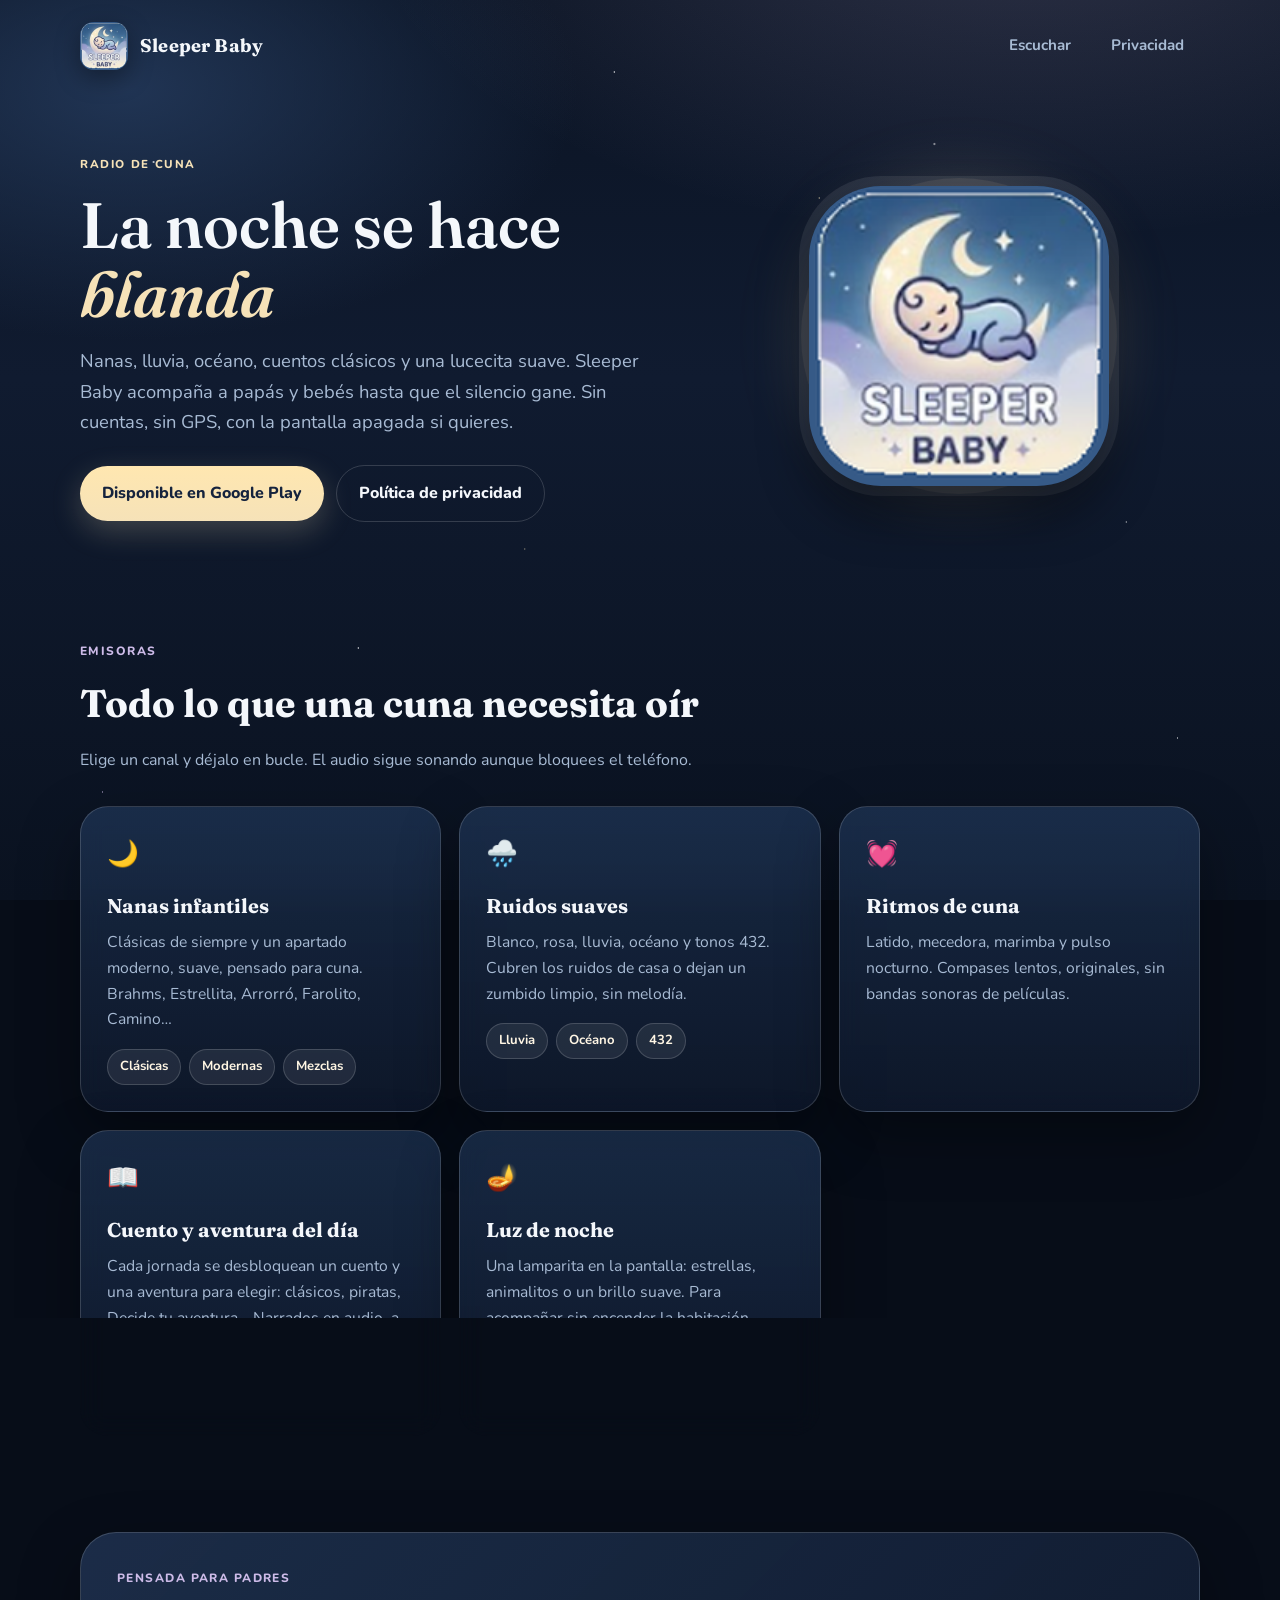
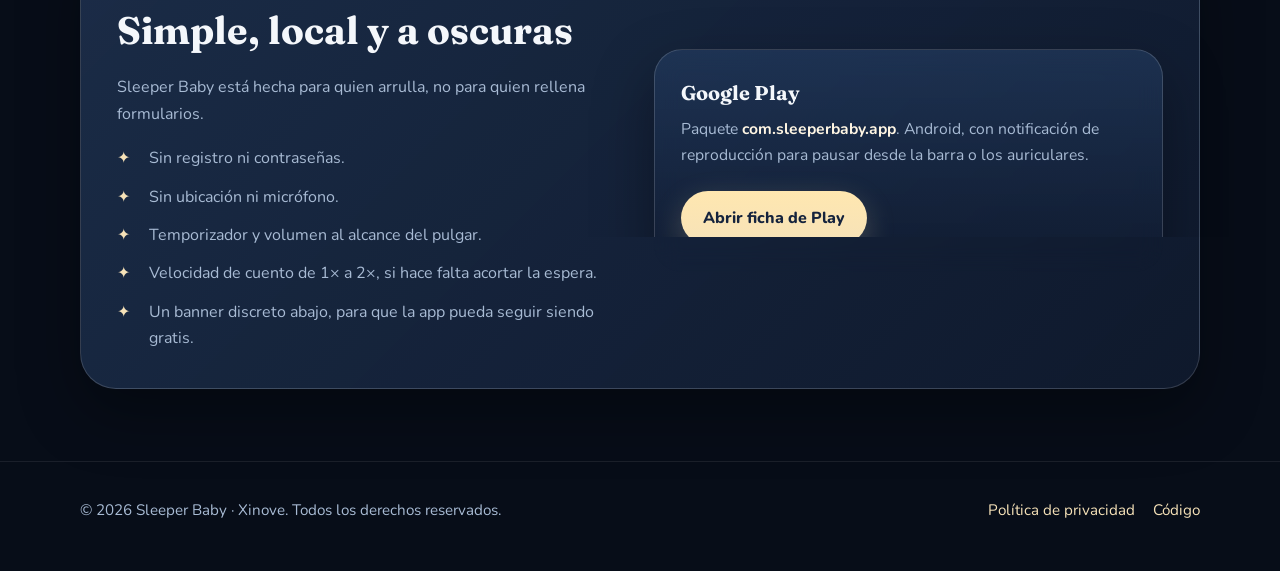
<file: index.html>
<!DOCTYPE html>
<html lang="es">
<head>
    <meta charset="UTF-8">
    <meta name="viewport" content="width=device-width, initial-scale=1.0">
    <title>Sleeper Baby — Nanas, ruidos suaves y cuentos para dormir</title>
    <meta name="description" content="Sleeper Baby ayuda a tu bebé a conciliar el sueño con nanas, ruidos suaves, cuentos de cuna y una lucecita de noche. Sin cuentas ni GPS.">
    <meta property="og:title" content="Sleeper Baby">
    <meta property="og:description" content="La radio de cuna para que la noche se haga blanda: nanas, lluvia, cuentos y luz suave.">
    <meta property="og:url" content="https://xinove.github.io/sleeper-baby/">
    <meta property="og:image" content="https://xinove.github.io/sleeper-baby/icon.png">
    <meta property="og:image:secure_url" content="https://xinove.github.io/sleeper-baby/icon.png">
    <meta property="og:type" content="website">
    <link rel="icon" href="icon.png" type="image/png">
    <link rel="preconnect" href="https://fonts.googleapis.com">
    <link rel="preconnect" href="https://fonts.gstatic.com" crossorigin>
    <link href="https://fonts.googleapis.com/css2?family=Fraunces:ital,opsz,wght@0,9..144,500;0,9..144,600;1,9..144,500&family=Nunito:wght@500;700;800&display=swap" rel="stylesheet">
    <link rel="stylesheet" href="styles.css">
</head>
<body>
    <div class="sky" aria-hidden="true"></div>
    <div class="stars" aria-hidden="true"></div>
    <div class="stars-2" aria-hidden="true"></div>

    <header class="wrap">
        <nav>
            <a class="brand" href="index.html">
                <img src="icon.png" alt="Icono de Sleeper Baby">
                <strong>Sleeper Baby</strong>
            </a>
            <div class="nav-links">
                <a href="#escuchar">Escuchar</a>
                <a href="privacy.html">Privacidad</a>
            </div>
        </nav>

        <div class="hero">
            <div>
                <p class="eyebrow">Radio de cuna</p>
                <h1>La noche se hace <em>blanda</em></h1>
                <p class="lead">
                    Nanas, lluvia, océano, cuentos clásicos y una lucecita suave.
                    Sleeper Baby acompaña a papás y bebés hasta que el silencio gane.
                    Sin cuentas, sin GPS, con la pantalla apagada si quieres.
                </p>
                <div class="cta-row">
                    <a class="btn" href="https://play.google.com/store/apps/details?id=com.sleeperbaby.app" target="_blank" rel="noopener noreferrer">
                        Disponible en Google Play
                    </a>
                    <a class="btn btn-ghost" href="privacy.html">Política de privacidad</a>
                </div>
            </div>
            <div class="hero-art">
                <div class="moon" aria-hidden="true"></div>
                <img class="hero-icon" src="icon.png" alt="Sleeper Baby: un bebé dormido sobre la luna">
            </div>
        </div>
    </header>

    <main>
        <section class="wrap" id="escuchar">
            <p class="section-kicker">Emisoras</p>
            <h2>Todo lo que una cuna necesita oír</h2>
            <p class="section-desc">Elige un canal y déjalo en bucle. El audio sigue sonando aunque bloquees el teléfono.</p>
            <div class="grid">
                <article class="card">
                    <div class="emoji" aria-hidden="true">🌙</div>
                    <h3>Nanas infantiles</h3>
                    <p>Clásicas de siempre y un apartado moderno, suave, pensado para cuna. Brahms, Estrellita, Arrorró, Farolito, Camino…</p>
                    <div class="pill-row">
                        <span class="pill">Clásicas</span>
                        <span class="pill">Modernas</span>
                        <span class="pill">Mezclas</span>
                    </div>
                </article>
                <article class="card">
                    <div class="emoji" aria-hidden="true">🌧️</div>
                    <h3>Ruidos suaves</h3>
                    <p>Blanco, rosa, lluvia, océano y tonos 432. Cubren los ruidos de casa o dejan un zumbido limpio, sin melodía.</p>
                    <div class="pill-row">
                        <span class="pill">Lluvia</span>
                        <span class="pill">Océano</span>
                        <span class="pill">432</span>
                    </div>
                </article>
                <article class="card">
                    <div class="emoji" aria-hidden="true">💓</div>
                    <h3>Ritmos de cuna</h3>
                    <p>Latido, mecedora, marimba y pulso nocturno. Compases lentos, originales, sin bandas sonoras de películas.</p>
                </article>
                <article class="card">
                    <div class="emoji" aria-hidden="true">📖</div>
                    <h3>Cuento y aventura del día</h3>
                    <p>Cada jornada se desbloquean un cuento y una aventura para elegir: clásicos, piratas, Decide tu aventura… Narrados en audio, a tu ritmo.</p>
                    <div class="pill-row">
                        <span class="pill">1 cuento y 1 aventura al día</span>
                    </div>
                </article>
                <article class="card">
                    <div class="emoji" aria-hidden="true">🪔</div>
                    <h3>Luz de noche</h3>
                    <p>Una lamparita en la pantalla: estrellas, animalitos o un brillo suave. Para acompañar sin encender la habitación.</p>
                </article>
            </div>
        </section>

        <section class="wrap">
            <div class="night-panel">
                <div>
                    <p class="section-kicker">Pensada para padres</p>
                    <h2>Simple, local y a oscuras</h2>
                    <p class="section-desc" style="margin-bottom: 18px;">
                        Sleeper Baby está hecha para quien arrulla, no para quien rellena formularios.
                    </p>
                    <ul class="checklist">
                        <li>Sin registro ni contraseñas.</li>
                        <li>Sin ubicación ni micrófono.</li>
                        <li>Temporizador y volumen al alcance del pulgar.</li>
                        <li>Velocidad de cuento de 1× a 2×, si hace falta acortar la espera.</li>
                        <li>Un banner discreto abajo, para que la app pueda seguir siendo gratis.</li>
                    </ul>
                </div>
                <div class="card" style="min-height: auto;">
                    <h3>Google Play</h3>
                    <p>Paquete <strong style="color: var(--peach);">com.sleeperbaby.app</strong>. Android, con notificación de reproducción para pausar desde la barra o los auriculares.</p>
                    <div class="cta-row" style="margin-top: 22px;">
                        <a class="btn" href="https://play.google.com/store/apps/details?id=com.sleeperbaby.app" target="_blank" rel="noopener noreferrer">Abrir ficha de Play</a>
                    </div>
                </div>
            </div>
        </section>
    </main>

    <footer>
        <div class="wrap footer-row">
            <p>&copy; 2026 Sleeper Baby · Xinove. Todos los derechos reservados.</p>
            <p>
                <a href="privacy.html">Política de privacidad</a>
                <a href="https://github.com/xinove/sleeper-baby" target="_blank" rel="noopener noreferrer">Código</a>
            </p>
        </div>
    </footer>
</body>
</html>
</file>
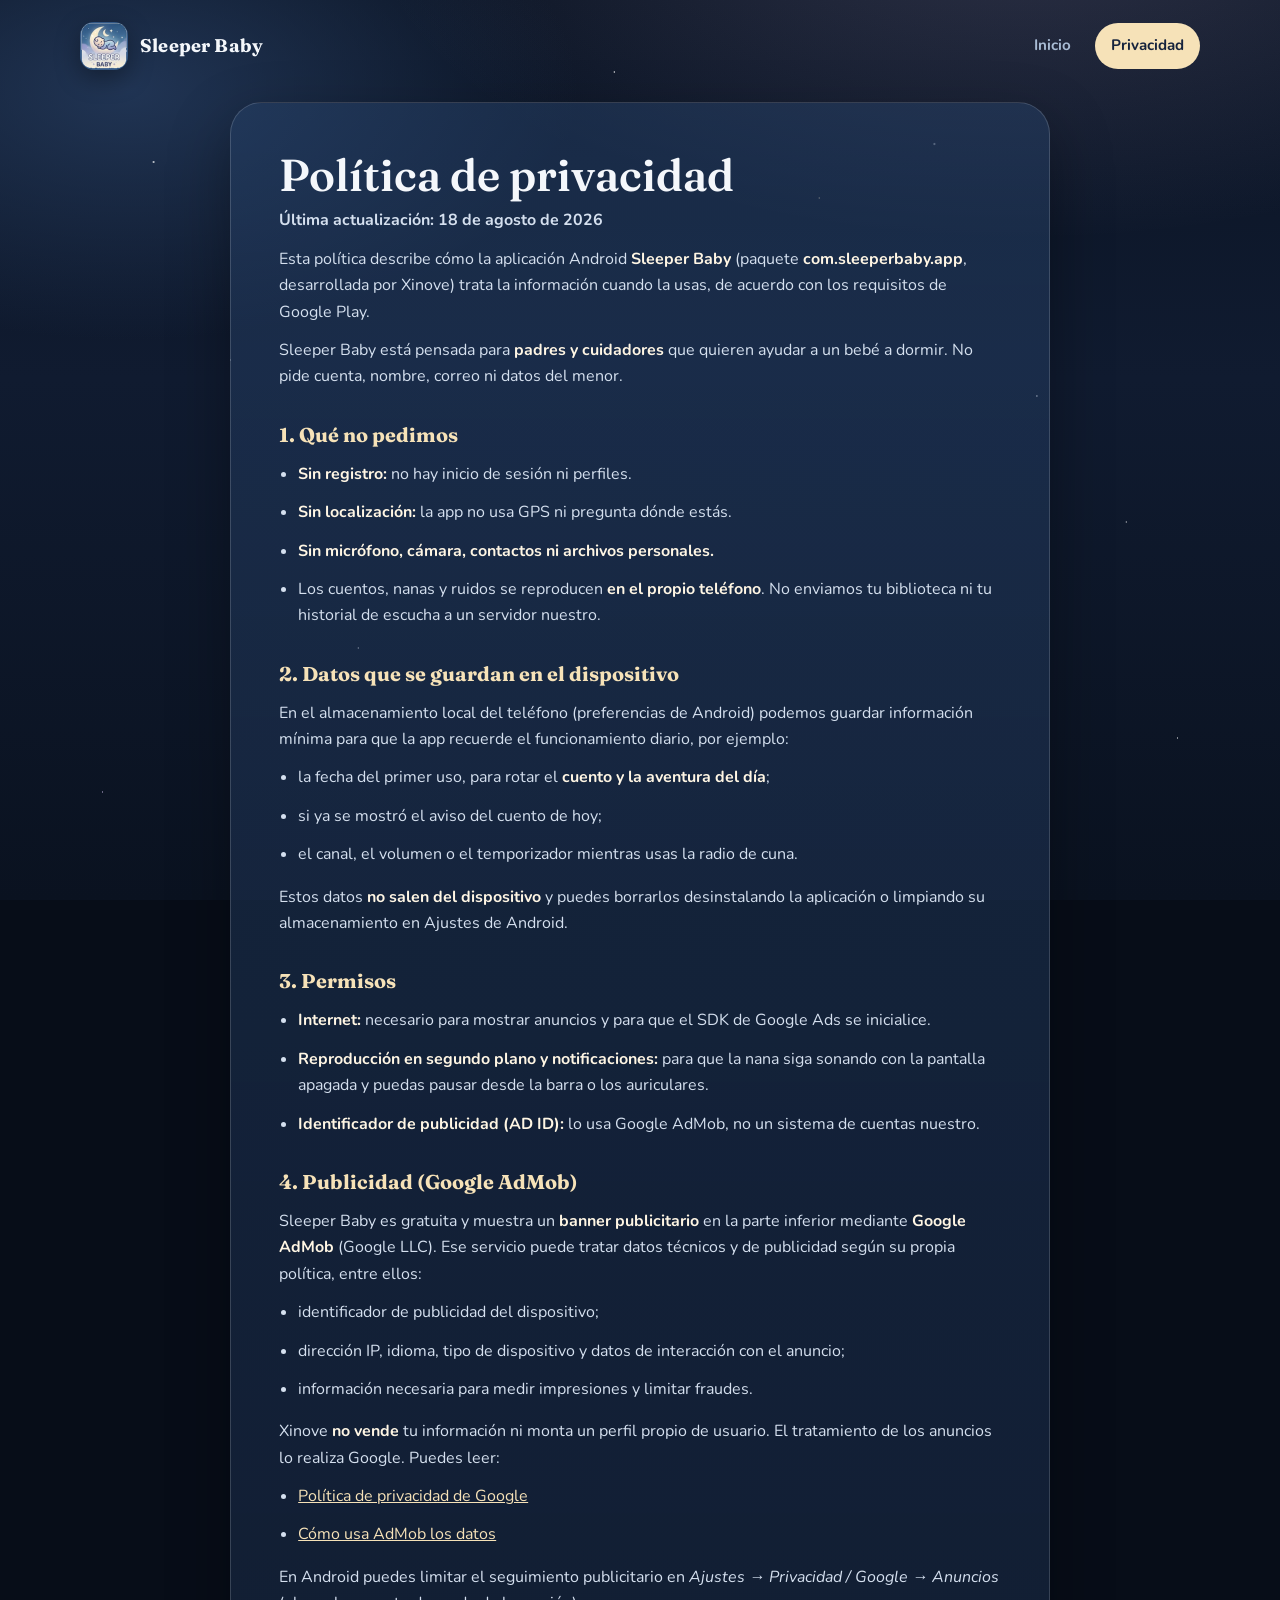
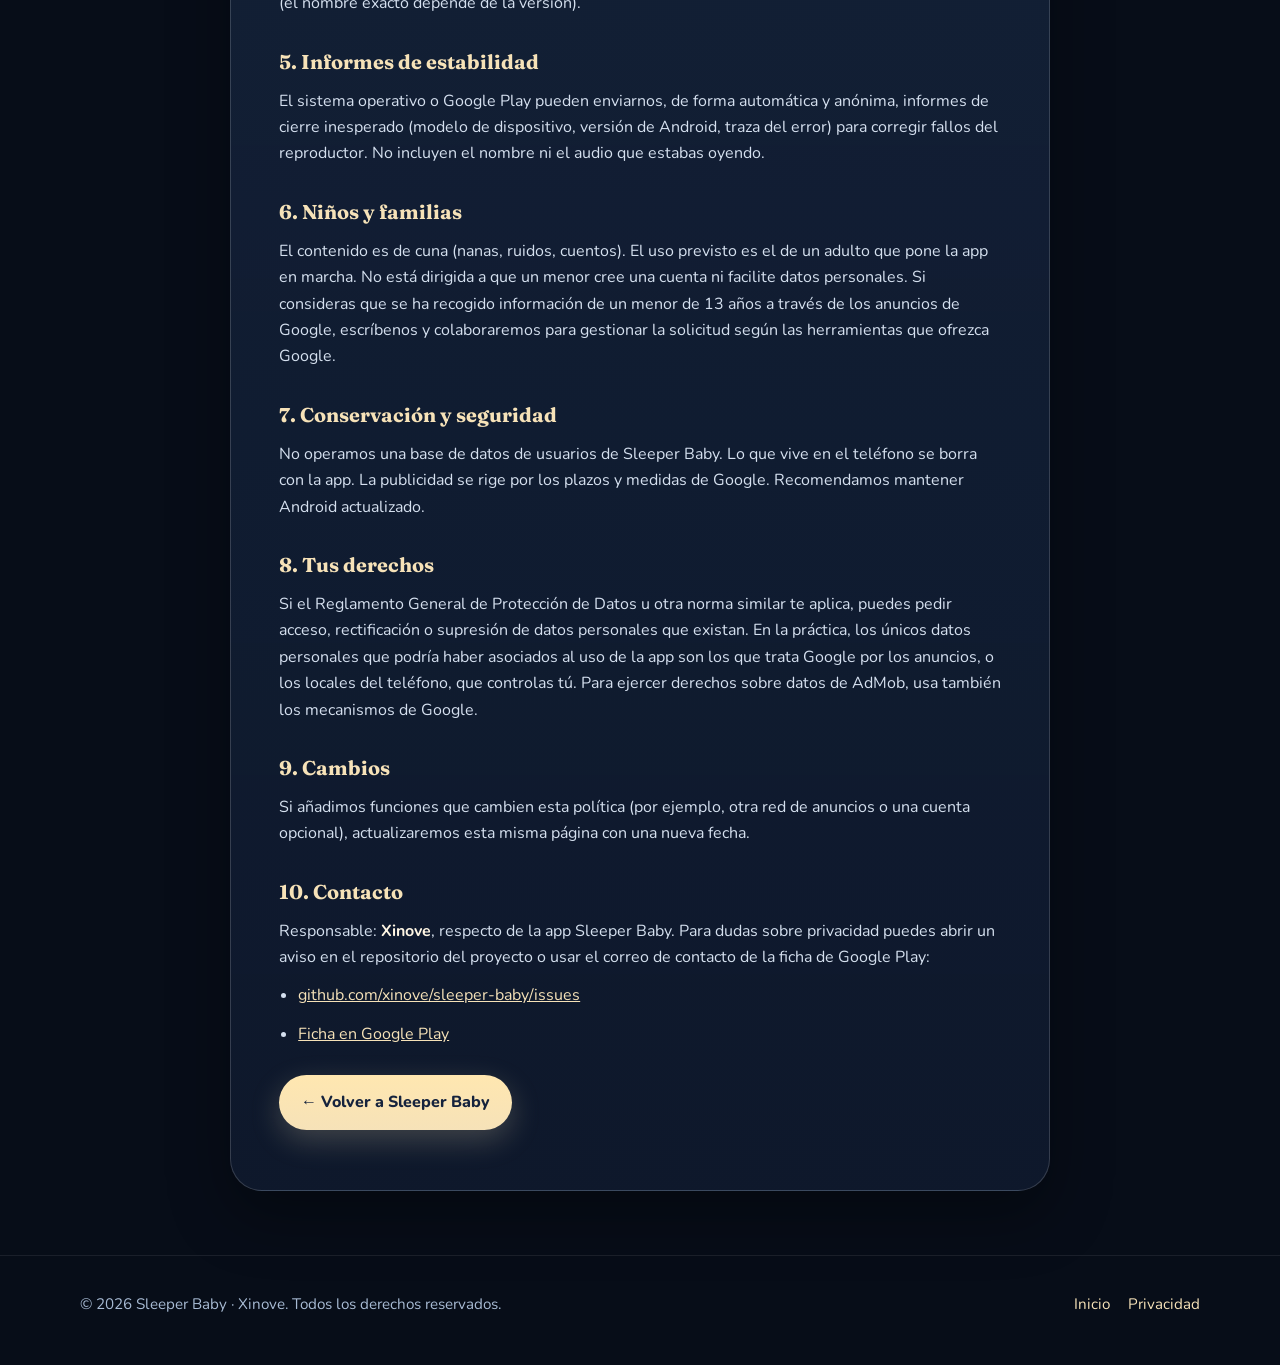
<file: privacy.html>
<!DOCTYPE html>
<html lang="es">
<head>
    <meta charset="UTF-8">
    <meta name="viewport" content="width=device-width, initial-scale=1.0">
    <title>Política de privacidad — Sleeper Baby</title>
    <meta name="description" content="Política de privacidad de la aplicación Android Sleeper Baby, de conformidad con Google Play.">
    <link rel="icon" href="icon.png" type="image/png">
    <link rel="preconnect" href="https://fonts.googleapis.com">
    <link rel="preconnect" href="https://fonts.gstatic.com" crossorigin>
    <link href="https://fonts.googleapis.com/css2?family=Fraunces:ital,opsz,wght@0,9..144,500;0,9..144,600;1,9..144,500&family=Nunito:wght@500;700;800&display=swap" rel="stylesheet">
    <link rel="stylesheet" href="styles.css">
</head>
<body>
    <div class="sky" aria-hidden="true"></div>
    <div class="stars" aria-hidden="true"></div>
    <div class="stars-2" aria-hidden="true"></div>

    <header class="wrap">
        <nav>
            <a class="brand" href="index.html">
                <img src="icon.png" alt="Icono de Sleeper Baby">
                <strong>Sleeper Baby</strong>
            </a>
            <div class="nav-links">
                <a href="index.html">Inicio</a>
                <a class="is-active" href="privacy.html">Privacidad</a>
            </div>
        </nav>
    </header>

    <article class="legal">
        <h1>Política de privacidad</h1>
        <p class="meta">Última actualización: 18 de agosto de 2026</p>

        <p>
            Esta política describe cómo la aplicación Android <strong>Sleeper Baby</strong>
            (paquete <strong>com.sleeperbaby.app</strong>, desarrollada por Xinove)
            trata la información cuando la usas, de acuerdo con los requisitos de Google Play.
        </p>
        <p>
            Sleeper Baby está pensada para <strong>padres y cuidadores</strong> que quieren
            ayudar a un bebé a dormir. No pide cuenta, nombre, correo ni datos del menor.
        </p>

        <h2>1. Qué no pedimos</h2>
        <ul>
            <li><strong>Sin registro:</strong> no hay inicio de sesión ni perfiles.</li>
            <li><strong>Sin localización:</strong> la app no usa GPS ni pregunta dónde estás.</li>
            <li><strong>Sin micrófono, cámara, contactos ni archivos personales.</strong></li>
            <li>Los cuentos, nanas y ruidos se reproducen <strong>en el propio teléfono</strong>. No enviamos tu biblioteca ni tu historial de escucha a un servidor nuestro.</li>
        </ul>

        <h2>2. Datos que se guardan en el dispositivo</h2>
        <p>
            En el almacenamiento local del teléfono (preferencias de Android) podemos guardar
            información mínima para que la app recuerde el funcionamiento diario, por ejemplo:
        </p>
        <ul>
            <li>la fecha del primer uso, para rotar el <strong>cuento y la aventura del día</strong>;</li>
            <li>si ya se mostró el aviso del cuento de hoy;</li>
            <li>el canal, el volumen o el temporizador mientras usas la radio de cuna.</li>
        </ul>
        <p>
            Estos datos <strong>no salen del dispositivo</strong> y puedes borrarlos
            desinstalando la aplicación o limpiando su almacenamiento en Ajustes de Android.
        </p>

        <h2>3. Permisos</h2>
        <ul>
            <li><strong>Internet:</strong> necesario para mostrar anuncios y para que el SDK de Google Ads se inicialice.</li>
            <li><strong>Reproducción en segundo plano y notificaciones:</strong> para que la nana siga sonando con la pantalla apagada y puedas pausar desde la barra o los auriculares.</li>
            <li><strong>Identificador de publicidad (AD ID):</strong> lo usa Google AdMob, no un sistema de cuentas nuestro.</li>
        </ul>

        <h2>4. Publicidad (Google AdMob)</h2>
        <p>
            Sleeper Baby es gratuita y muestra un <strong>banner publicitario</strong> en la parte inferior
            mediante <strong>Google AdMob</strong> (Google LLC). Ese servicio puede tratar datos técnicos
            y de publicidad según su propia política, entre ellos:
        </p>
        <ul>
            <li>identificador de publicidad del dispositivo;</li>
            <li>dirección IP, idioma, tipo de dispositivo y datos de interacción con el anuncio;</li>
            <li>información necesaria para medir impresiones y limitar fraudes.</li>
        </ul>
        <p>
            Xinove <strong>no vende</strong> tu información ni monta un perfil propio de usuario.
            El tratamiento de los anuncios lo realiza Google. Puedes leer:
        </p>
        <ul>
            <li><a href="https://policies.google.com/privacy" target="_blank" rel="noopener noreferrer">Política de privacidad de Google</a></li>
            <li><a href="https://support.google.com/admob/answer/6128543" target="_blank" rel="noopener noreferrer">Cómo usa AdMob los datos</a></li>
        </ul>
        <p>
            En Android puedes limitar el seguimiento publicitario en
            <em>Ajustes → Privacidad / Google → Anuncios</em>
            (el nombre exacto depende de la versión).
        </p>

        <h2>5. Informes de estabilidad</h2>
        <p>
            El sistema operativo o Google Play pueden enviarnos, de forma automática y anónima,
            informes de cierre inesperado (modelo de dispositivo, versión de Android, traza del error)
            para corregir fallos del reproductor. No incluyen el nombre ni el audio que estabas oyendo.
        </p>

        <h2>6. Niños y familias</h2>
        <p>
            El contenido es de cuna (nanas, ruidos, cuentos). El uso previsto es el de un adulto
            que pone la app en marcha. No está dirigida a que un menor cree una cuenta ni
            facilite datos personales. Si consideras que se ha recogido información de un menor
            de 13 años a través de los anuncios de Google, escríbenos y colaboraremos para
            gestionar la solicitud según las herramientas que ofrezca Google.
        </p>

        <h2>7. Conservación y seguridad</h2>
        <p>
            No operamos una base de datos de usuarios de Sleeper Baby. Lo que vive en el teléfono
            se borra con la app. La publicidad se rige por los plazos y medidas de Google.
            Recomendamos mantener Android actualizado.
        </p>

        <h2>8. Tus derechos</h2>
        <p>
            Si el Reglamento General de Protección de Datos u otra norma similar te aplica,
            puedes pedir acceso, rectificación o supresión de datos personales que existan.
            En la práctica, los únicos datos personales que podría haber asociados al uso de
            la app son los que trata Google por los anuncios, o los locales del teléfono,
            que controlas tú. Para ejercer derechos sobre datos de AdMob, usa también los
            mecanismos de Google.
        </p>

        <h2>9. Cambios</h2>
        <p>
            Si añadimos funciones que cambien esta política (por ejemplo, otra red de anuncios
            o una cuenta opcional), actualizaremos esta misma página con una nueva fecha.
        </p>

        <h2>10. Contacto</h2>
        <p>
            Responsable: <strong>Xinove</strong>, respecto de la app Sleeper Baby.
            Para dudas sobre privacidad puedes abrir un aviso en el repositorio del proyecto
            o usar el correo de contacto de la ficha de Google Play:
        </p>
        <ul>
            <li><a href="https://github.com/xinove/sleeper-baby/issues" target="_blank" rel="noopener noreferrer">github.com/xinove/sleeper-baby/issues</a></li>
            <li><a href="https://play.google.com/store/apps/details?id=com.sleeperbaby.app" target="_blank" rel="noopener noreferrer">Ficha en Google Play</a></li>
        </ul>

        <p style="margin-top: 28px;">
            <a class="btn" href="index.html">← Volver a Sleeper Baby</a>
        </p>
    </article>

    <footer>
        <div class="wrap footer-row">
            <p>&copy; 2026 Sleeper Baby · Xinove. Todos los derechos reservados.</p>
            <p>
                <a href="index.html">Inicio</a>
                <a href="privacy.html">Privacidad</a>
            </p>
        </div>
    </footer>
</body>
</html>
</file>
<file: styles.css>
:root {
    --sky: #070d18;
    --navy: #101b30;
    --mid: #1c2f4c;
    --horizon: #243a5c;
    --gold: #f6e2b8;
    --gold-hot: #ffe7b0;
    --peach: #fff6e4;
    --lavender: #cdbbe8;
    --mist: #f4f7fb;
    --mute: #a8bbd4;
    --ink: #15233d;
    --glass: rgba(255, 255, 255, 0.07);
    --glass-border: rgba(255, 255, 255, 0.16);
    --shadow: 0 24px 60px rgba(0, 0, 0, 0.35);
    --radius: 28px;
}

* {
    margin: 0;
    padding: 0;
    box-sizing: border-box;
}

html {
    scroll-behavior: smooth;
}

body {
    font-family: "Nunito", "Segoe UI", sans-serif;
    background: var(--sky);
    color: var(--mist);
    line-height: 1.65;
    min-height: 100vh;
    overflow-x: hidden;
}

img {
    max-width: 100%;
    display: block;
}

a {
    color: var(--gold);
}

.sky {
    position: fixed;
    inset: 0;
    z-index: -2;
    background:
        radial-gradient(1200px 600px at 80% -10%, rgba(205, 187, 232, 0.18), transparent 55%),
        radial-gradient(900px 500px at 10% 10%, rgba(36, 58, 92, 0.85), transparent 50%),
        linear-gradient(180deg, #0b1424 0%, #101b30 42%, #0a1220 100%);
}

.stars,
.stars-2 {
    position: fixed;
    inset: 0;
    z-index: -1;
    pointer-events: none;
    background-repeat: repeat;
}

.stars {
    background-image:
        radial-gradient(1.5px 1.5px at 12% 18%, #fff, transparent),
        radial-gradient(1.2px 1.2px at 28% 72%, #fff, transparent),
        radial-gradient(1px 1px at 64% 22%, #f6e2b8, transparent),
        radial-gradient(1.4px 1.4px at 81% 44%, #fff, transparent),
        radial-gradient(1px 1px at 8% 88%, #cdbbe8, transparent),
        radial-gradient(1.2px 1.2px at 48% 8%, #fff, transparent),
        radial-gradient(1px 1px at 92% 82%, #fff, transparent);
    animation: twinkle 7s ease-in-out infinite;
}

.stars-2 {
    background-image:
        radial-gradient(1px 1px at 18% 40%, #fff, transparent),
        radial-gradient(1.6px 1.6px at 73% 16%, #fff, transparent),
        radial-gradient(1px 1px at 41% 61%, #f6e2b8, transparent),
        radial-gradient(1.2px 1.2px at 88% 58%, #fff, transparent);
    opacity: 0.7;
    animation: twinkle 11s ease-in-out infinite reverse;
}

@keyframes twinkle {
    0%, 100% { opacity: 0.55; }
    50% { opacity: 1; }
}

.wrap {
    width: min(1120px, calc(100% - 32px));
    margin: 0 auto;
}

nav {
    display: flex;
    align-items: center;
    justify-content: space-between;
    padding: 22px 0 8px;
    gap: 16px;
}

.brand {
    display: flex;
    align-items: center;
    gap: 12px;
    text-decoration: none;
    color: var(--mist);
}

.brand img {
    width: 48px;
    height: 48px;
    border-radius: 14px;
    box-shadow: 0 8px 24px rgba(0, 0, 0, 0.35);
}

.brand strong {
    font-family: "Fraunces", Georgia, serif;
    font-size: 1.15rem;
    letter-spacing: 0.01em;
}

.nav-links {
    display: flex;
    gap: 8px;
    align-items: center;
}

.nav-links a {
    text-decoration: none;
    color: var(--mute);
    font-weight: 700;
    font-size: 0.95rem;
    padding: 10px 16px;
    border-radius: 999px;
}

.nav-links a:hover,
.nav-links a.is-active {
    color: var(--ink);
    background: var(--gold);
}

.hero {
    display: grid;
    grid-template-columns: 1.1fr 0.9fr;
    gap: 48px;
    align-items: center;
    padding: 48px 0 72px;
}

.eyebrow {
    display: inline-flex;
    align-items: center;
    gap: 8px;
    color: var(--gold);
    font-weight: 800;
    letter-spacing: 0.14em;
    text-transform: uppercase;
    font-size: 0.72rem;
    margin-bottom: 16px;
}

h1 {
    font-family: "Fraunces", Georgia, serif;
    font-size: clamp(2.4rem, 5vw, 4.2rem);
    line-height: 1.08;
    font-weight: 600;
    margin-bottom: 18px;
}

h1 em {
    font-style: italic;
    color: var(--gold);
}

.lead {
    font-size: 1.15rem;
    color: var(--mute);
    max-width: 38rem;
    margin-bottom: 28px;
}

.cta-row {
    display: flex;
    flex-wrap: wrap;
    gap: 12px;
    align-items: center;
}

.btn {
    display: inline-flex;
    align-items: center;
    justify-content: center;
    gap: 10px;
    background: linear-gradient(180deg, var(--gold-hot), var(--gold));
    color: var(--ink);
    text-decoration: none;
    font-weight: 800;
    padding: 14px 22px;
    border-radius: 999px;
    box-shadow: 0 10px 30px rgba(246, 226, 184, 0.22);
    transition: transform 0.2s ease, box-shadow 0.2s ease;
}

.btn:hover {
    transform: translateY(-2px);
    box-shadow: 0 16px 36px rgba(246, 226, 184, 0.32);
}

.btn-ghost {
    background: transparent;
    color: var(--mist);
    border: 1px solid var(--glass-border);
    box-shadow: none;
}

.hero-art {
    position: relative;
    display: grid;
    place-items: center;
    min-height: 420px;
}

.moon {
    width: 280px;
    height: 280px;
    border-radius: 50%;
    background:
        radial-gradient(circle at 32% 30%, #fff6e4 0%, #f6e2b8 28%, #e8c98a 70%);
    box-shadow:
        0 0 0 18px rgba(246, 226, 184, 0.08),
        0 0 80px rgba(246, 226, 184, 0.28);
    position: relative;
}

.moon::after {
    content: "";
    position: absolute;
    width: 38px;
    height: 38px;
    border-radius: 50%;
    background: rgba(180, 140, 80, 0.18);
    top: 70px;
    left: 88px;
    box-shadow: 70px 40px 0 8px rgba(180, 140, 80, 0.12);
}

.hero-icon {
    position: absolute;
    width: min(300px, 78%);
    border-radius: 72px;
    box-shadow:
        0 28px 50px rgba(0, 0, 0, 0.45),
        0 0 0 10px rgba(255, 255, 255, 0.08);
    animation: float 5.5s ease-in-out infinite;
}

@keyframes float {
    0%, 100% { transform: translateY(8px); }
    50% { transform: translateY(-10px); }
}

section {
    padding: 24px 0 72px;
}

.section-kicker {
    color: var(--lavender);
    font-weight: 800;
    letter-spacing: 0.12em;
    text-transform: uppercase;
    font-size: 0.75rem;
    margin-bottom: 10px;
}

h2 {
    font-family: "Fraunces", Georgia, serif;
    font-size: clamp(1.8rem, 3vw, 2.5rem);
    margin-bottom: 12px;
}

.section-desc {
    color: var(--mute);
    max-width: 40rem;
    margin-bottom: 32px;
}

.grid {
    display: grid;
    grid-template-columns: repeat(3, 1fr);
    gap: 18px;
}

.card {
    background: linear-gradient(180deg, rgba(38, 65, 104, 0.55), rgba(16, 27, 48, 0.7));
    border: 1px solid var(--glass-border);
    border-radius: var(--radius);
    padding: 26px;
    box-shadow: var(--shadow);
    backdrop-filter: blur(12px);
    min-height: 210px;
}

.card .emoji {
    font-size: 1.6rem;
    margin-bottom: 14px;
}

.card h3 {
    font-family: "Fraunces", Georgia, serif;
    font-size: 1.25rem;
    margin-bottom: 8px;
}

.card p {
    color: var(--mute);
    font-size: 0.98rem;
}

.pill-row {
    display: flex;
    flex-wrap: wrap;
    gap: 8px;
    margin-top: 16px;
}

.pill {
    background: rgba(255, 255, 255, 0.08);
    border: 1px solid var(--glass-border);
    color: var(--peach);
    font-size: 0.82rem;
    font-weight: 700;
    padding: 6px 12px;
    border-radius: 999px;
}

.night-panel {
    display: grid;
    grid-template-columns: 1fr 1fr;
    gap: 28px;
    align-items: center;
    background: linear-gradient(135deg, rgba(36, 58, 92, 0.7), rgba(16, 27, 48, 0.85));
    border: 1px solid var(--glass-border);
    border-radius: 36px;
    padding: 36px;
    box-shadow: var(--shadow);
}

.checklist {
    list-style: none;
    display: grid;
    gap: 12px;
    color: var(--mute);
}

.checklist li {
    display: grid;
    grid-template-columns: 22px 1fr;
    gap: 10px;
}

.checklist li::before {
    content: "✦";
    color: var(--gold);
}

footer {
    border-top: 1px solid rgba(255, 255, 255, 0.08);
    padding: 36px 0 48px;
    color: var(--mute);
    font-size: 0.95rem;
}

.footer-row {
    display: flex;
    justify-content: space-between;
    gap: 16px;
    flex-wrap: wrap;
    align-items: center;
}

footer a {
    text-decoration: none;
    margin-left: 14px;
}

footer a:hover {
    text-decoration: underline;
}

.legal {
    width: min(820px, calc(100% - 32px));
    margin: 24px auto 64px;
    background: linear-gradient(180deg, rgba(38, 65, 104, 0.5), rgba(16, 27, 48, 0.82));
    border: 1px solid var(--glass-border);
    border-radius: 32px;
    padding: clamp(28px, 4vw, 48px);
    box-shadow: var(--shadow);
}

.legal h1 {
    font-size: clamp(2rem, 4vw, 2.8rem);
    margin-bottom: 8px;
}

.meta {
    color: var(--gold);
    font-weight: 700;
    margin-bottom: 22px;
}

.legal h2 {
    font-size: 1.25rem;
    color: var(--gold);
    margin: 28px 0 10px;
}

.legal p,
.legal li {
    color: #d5e0ef;
    margin-bottom: 12px;
}

.legal ul {
    margin: 0 0 16px 1.2rem;
}

.legal strong {
    color: var(--peach);
}

@media (max-width: 900px) {
    .hero,
    .night-panel,
    .grid {
        grid-template-columns: 1fr;
    }

    .hero {
        padding-top: 24px;
        text-align: center;
    }

    .lead,
    .section-desc {
        margin-left: auto;
        margin-right: auto;
    }

    .cta-row {
        justify-content: center;
    }

    .hero-art {
        min-height: 320px;
        order: -1;
    }

    .moon {
        width: 210px;
        height: 210px;
    }
}
</file>
